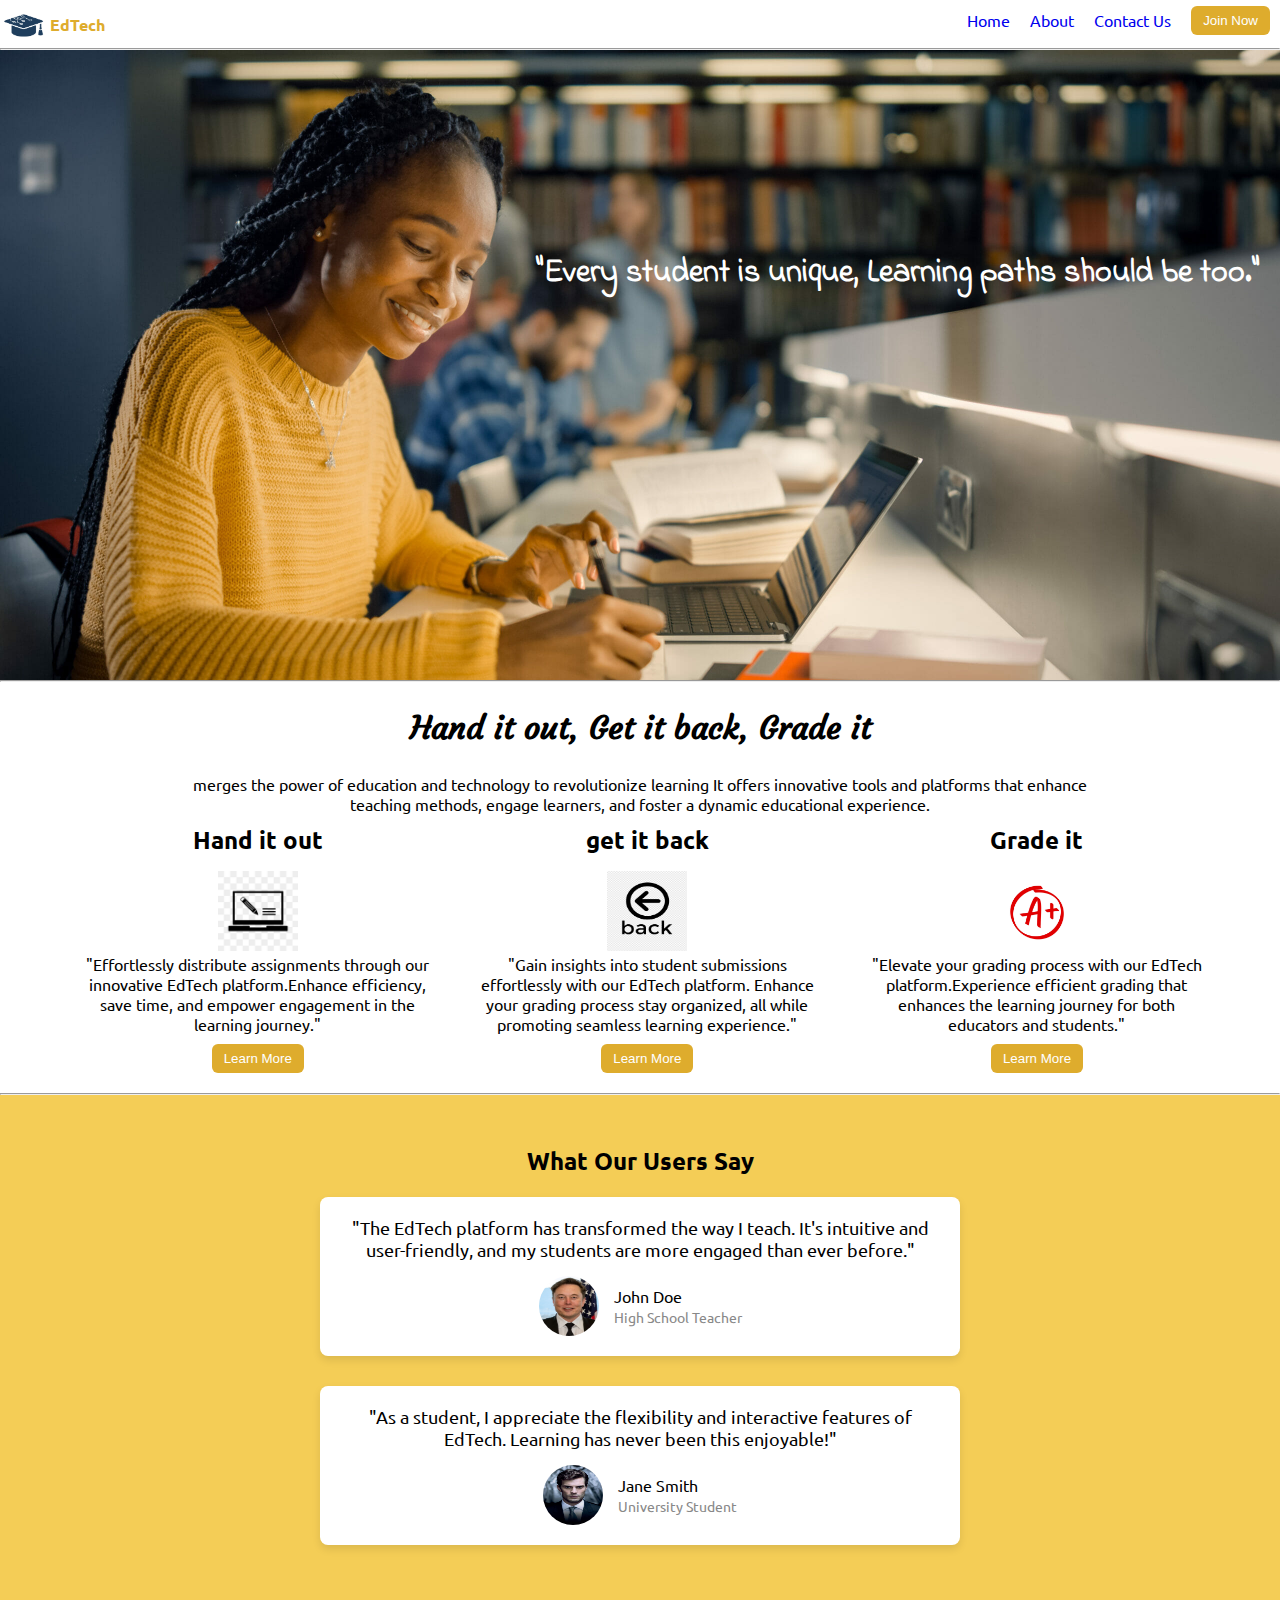
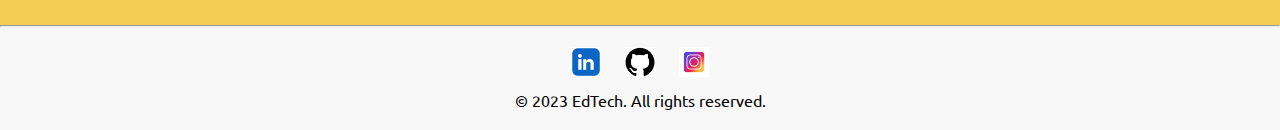
<file: Landing_page/index.html>
<!DOCTYPE html>
<html lang="en">
<head>
    <meta charset="UTF-8">
    <meta name="viewport" content="width=device-width, initial-scale=1.0">
    <link rel="stylesheet" href="style.css">
    <link rel="stylesheet" href="utils.css">
</head>
<body>
    <div class="container mx-auto">
        <header>
            <nav class="flex justify-between">
                <div class="logo-container">
                    <img class="logo" src="image/logo.jpg" alt="Logo">
                    <div class="font-bold text-blue">EdTech</div>
                </div>
                <ul class="navbar flex items-center">
                    <li><a href="index.html">Home</a></li>
                    <li><a href="about.html">About</a></li>
                    <li><a href="https://www.linkedin.com/in/vanshika-maithani-86028024b">Contact Us</a></li>
                    <li>
                        <a href="login.html">
                            <button class="btn" >Join Now</button>
                        </a>
                        
                    </li>
                </ul>
            </nav>
            <hr>

        </header>

        <main class="min-h-screen">
            <section class="section1">
                      <div class="quote">
                        <p> 
                            <strong>"Every student is unique, Learning paths should be too."</strong>
                        </p>
                      </div>                                  
            </section>
            <hr>

            <section class="section2">
            <h1 class="my2">Hand it out, Get it back, Grade it </h1>
            <p>
            merges the power of education and technology to revolutionize learning  It offers innovative tools and platforms that enhance teaching methods, engage learners, and foster a dynamic educational experience.
            </p>
            <div class="boxes flex">
                <div class="box">
                    <h2 class="card">Hand it out</h2>
                    <img src="image/handit.jpg" alt="Logo1" style="width: 80px; height:80px;"> 
                    <br>
                    <ul>
                    <li>
                    "Effortlessly distribute assignments through our innovative EdTech platform.Enhance efficiency, save time, 
                    and empower engagement in the learning journey."
                    </li>
                    <li>
                        <a href=""><button class="btn">Learn More</button></a>                   
                    </li>
                    </ul>
                </div>
                <div class="box">
                    <h2 class="card">get it back</h2>
                    <img src="image/back.png" alt="Logo1" style="width: 80px; height:80px;"> 
                    <br>
                    <ul>
                    <li>
                    "Gain insights into student submissions effortlessly with our EdTech platform. 
                    Enhance your grading process stay organized, all while promoting seamless learning experience."
                    </li>
                    <li><a href=""><button class="btn">Learn More</button></a></li>
                    </ul>
                </div>
                <div class="box">
                    <h2 class="card">Grade it</h2>
                    <img src="image/grade.jpg" alt="Logo1" style="width: 80px; height:80px;">
                    <br>
                    <ul>
                        <li>
                            "Elevate your grading process with our EdTech platform.Experience efficient grading that enhances the learning journey for both educators and students."
                        </li>
                         <li><a href=""><button class="btn">Learn More</button></a></li>
                    </ul>
                   
                </div>

            </div>
            </section>
            <hr>
            <section class="testimonials">
                <h2>What Our Users Say</h2>
                <br>
                <div class="testimonial">
                    <div class="testimonial-content">
                        <p>"The EdTech platform has transformed the way I teach. It's intuitive and user-friendly, and my students are more engaged than ever before."</p>
                    </div>
                    <div class="testimonial-author">
                        <img src="image/elon.jpg" alt="User 1">
                        <p>John Doe<br><span>High School Teacher</span></p>
                    </div>
                </div>
                <div class="testimonial">
                    <div class="testimonial-content">
                        <p>"As a student, I appreciate the flexibility and interactive features of EdTech. Learning has never been this enjoyable!"</p>
                    </div>
                    <div class="testimonial-author">
                        <img src="image/grey.jpg" alt="User 2">
                        <p>Jane Smith<br><span>University Student</span></p>
                    </div>
                </div>
            </section>
            
            <hr>

        </main>

            <footer class="footer">
                <div class="social-media">
                    <a href="https://www.linkedin.com/in/vanshika-maithani-86028024b"><img src="image/linkedin.png" alt="linkedin"></a>
                    <a href="https://github.com/VanshikaMaithani"><img src="image/git1.png" alt="github"></a>
                    <a href="https://www.instagram.com/_.van_mat._/"><img src="image/insta.jpeg" alt="instagram"></a>
                </div>
                <p>&copy; 2023 EdTech. All rights reserved.</p>
        </footer>  
    </div>    

</body>
</html>
</file>
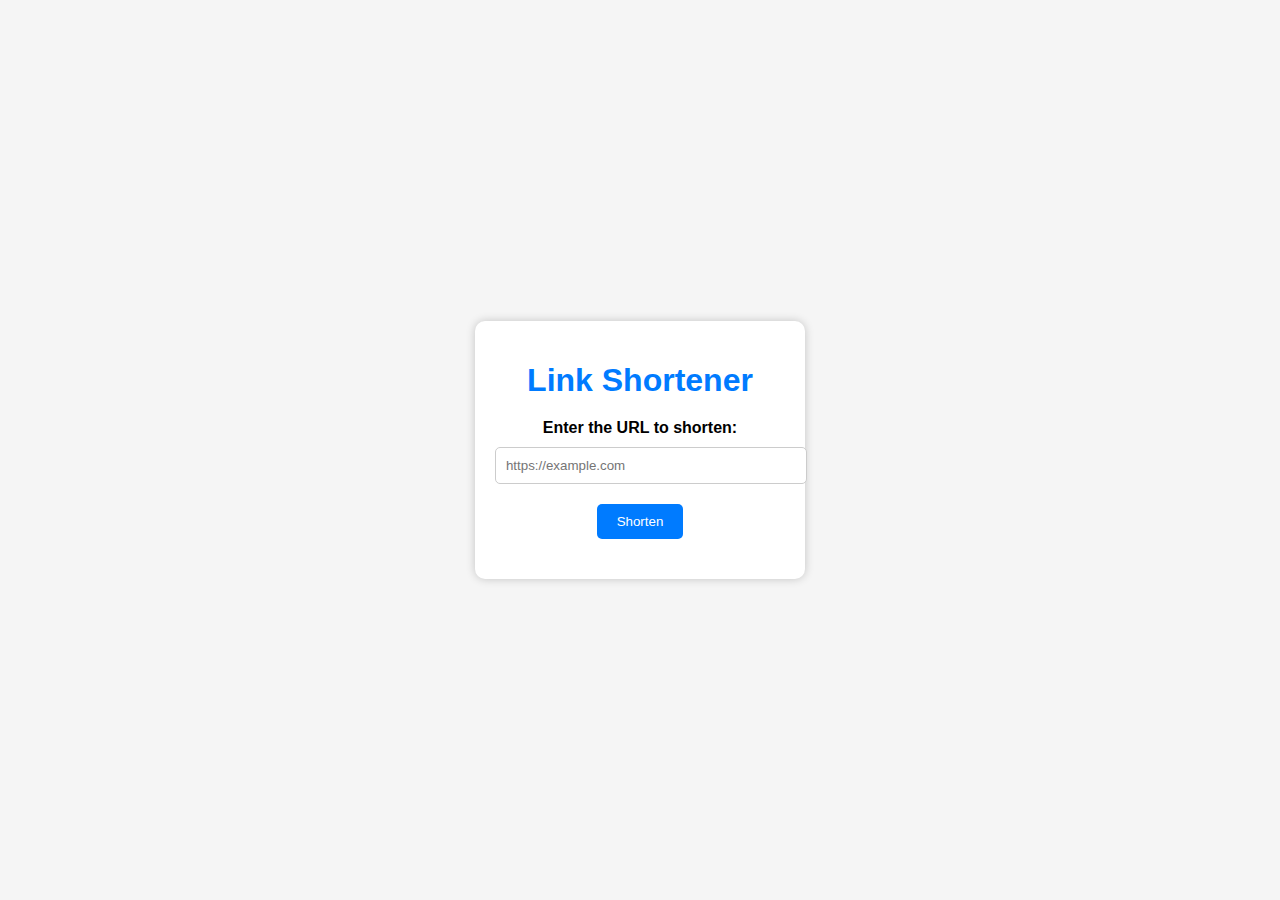
<file: Link_Shortener/index.html>
<!DOCTYPE html>
<html lang="en">
<head>
    <meta charset="UTF-8">
    <meta name="viewport" content="width=device-width, initial-scale=1.0">
    <title>Link Shortener</title>
    <link rel="stylesheet" href="style.css"> 
    <!-- ... (head section from the previous example) ... -->
</head>
<body>
    <div class="container">
        <h1>Link Shortener</h1>
        <label for="original-link">Enter the URL to shorten:</label>
        <input type="text" id="original-link" placeholder="https://example.com">
        <button onclick="shortenLink()">Shorten</button>
        <div id="shortened-link"></div>
    </div>

    <script>
        function shortenLink() {
            const originalLink = document.getElementById("original-link").value;

            // Simulate shortening logic (in a real app, you'd use a server to generate the short link)
            const shortLink = "https://short.link/" + Math.random().toString(36).substring(7);

            const shortenedLinkElement = document.getElementById("shortened-link");
            shortenedLinkElement.innerHTML = `
                <p>Your shortened link:</p>
                <a href="${shortLink}" target="_blank">${shortLink}</a>
            `;
        }
        
        // Simulate redirection to the original link when clicking the shortened link
        document.getElementById("shortened-link").addEventListener("click", function (e) {
            e.preventDefault(); // Prevent the default link behavior
            const originalLink = document.getElementById("original-link").value;
            window.location.href = originalLink; // Redirect to the original link
        });
    </script>
</body>
</html>
</file>
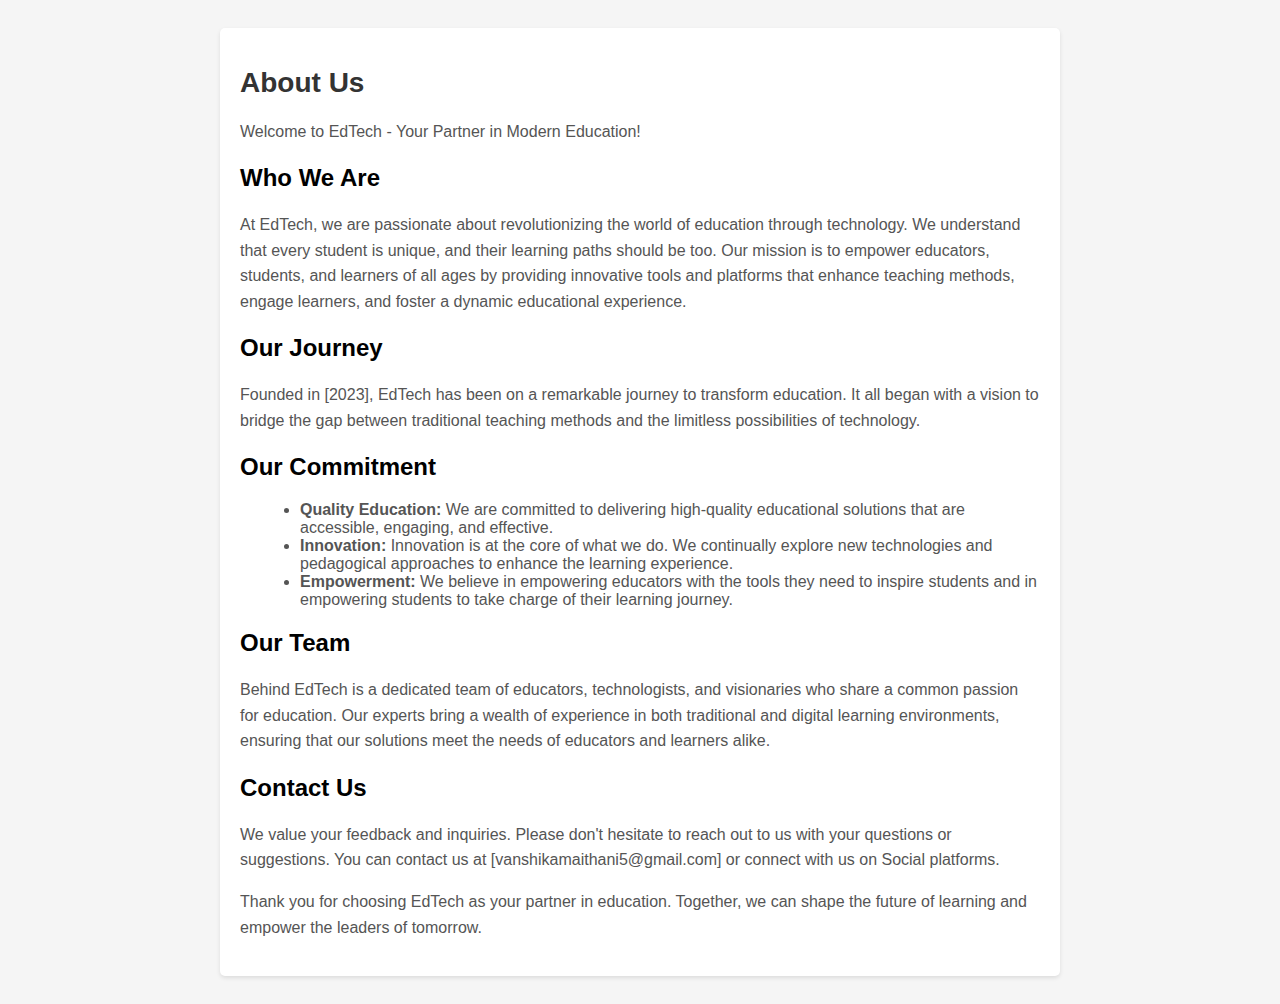
<file: Landing_page/about.html>
<!DOCTYPE html>
<html lang="en">
<head>
    <meta charset="UTF-8">
    <meta name="viewport" content="width=device-width, initial-scale=1.0">
    <title>About Us</title>
    <link rel="stylesheet" href="aboutstyle.css">
</head>
<body>
    <div class="container">
        <h1>About Us</h1>
        <p>Welcome to EdTech - Your Partner in Modern Education!</p>

        <h2>Who We Are</h2>
        <p>
            At EdTech, we are passionate about revolutionizing the world of education through technology. We understand that every student is unique, and their learning paths should be too. Our mission is to empower educators, students, and learners of all ages by providing innovative tools and platforms that enhance teaching methods, engage learners, and foster a dynamic educational experience.
        </p>

        <h2>Our Journey</h2>
        <p>
            Founded in [2023], EdTech has been on a remarkable journey to transform education. It all began with a vision to bridge the gap between traditional teaching methods and the limitless possibilities of technology. 

        <h2>Our Commitment</h2>
        <ul>
            <li><strong>Quality Education:</strong> We are committed to delivering high-quality educational solutions that are accessible, engaging, and effective.</li>
            <li><strong>Innovation:</strong> Innovation is at the core of what we do. We continually explore new technologies and pedagogical approaches to enhance the learning experience.</li>
            <li><strong>Empowerment:</strong> We believe in empowering educators with the tools they need to inspire students and in empowering students to take charge of their learning journey.</li>
        </ul>

        <h2>Our Team</h2>
        <p>
            Behind EdTech is a dedicated team of educators, technologists, and visionaries who share a common passion for education. Our experts bring a wealth of experience in both traditional and digital learning environments, ensuring that our solutions meet the needs of educators and learners alike.
        </p>

        <h2>Contact Us</h2>
        <p>We value your feedback and inquiries. Please don't hesitate to reach out to us with your questions or suggestions. You can contact us at [vanshikamaithani5@gmail.com] or connect with us on Social platforms.</p>

        <p>Thank you for choosing EdTech as your partner in education. Together, we can shape the future of learning and empower the leaders of tomorrow.</p>
    </div>

</body>
</html>
</file>
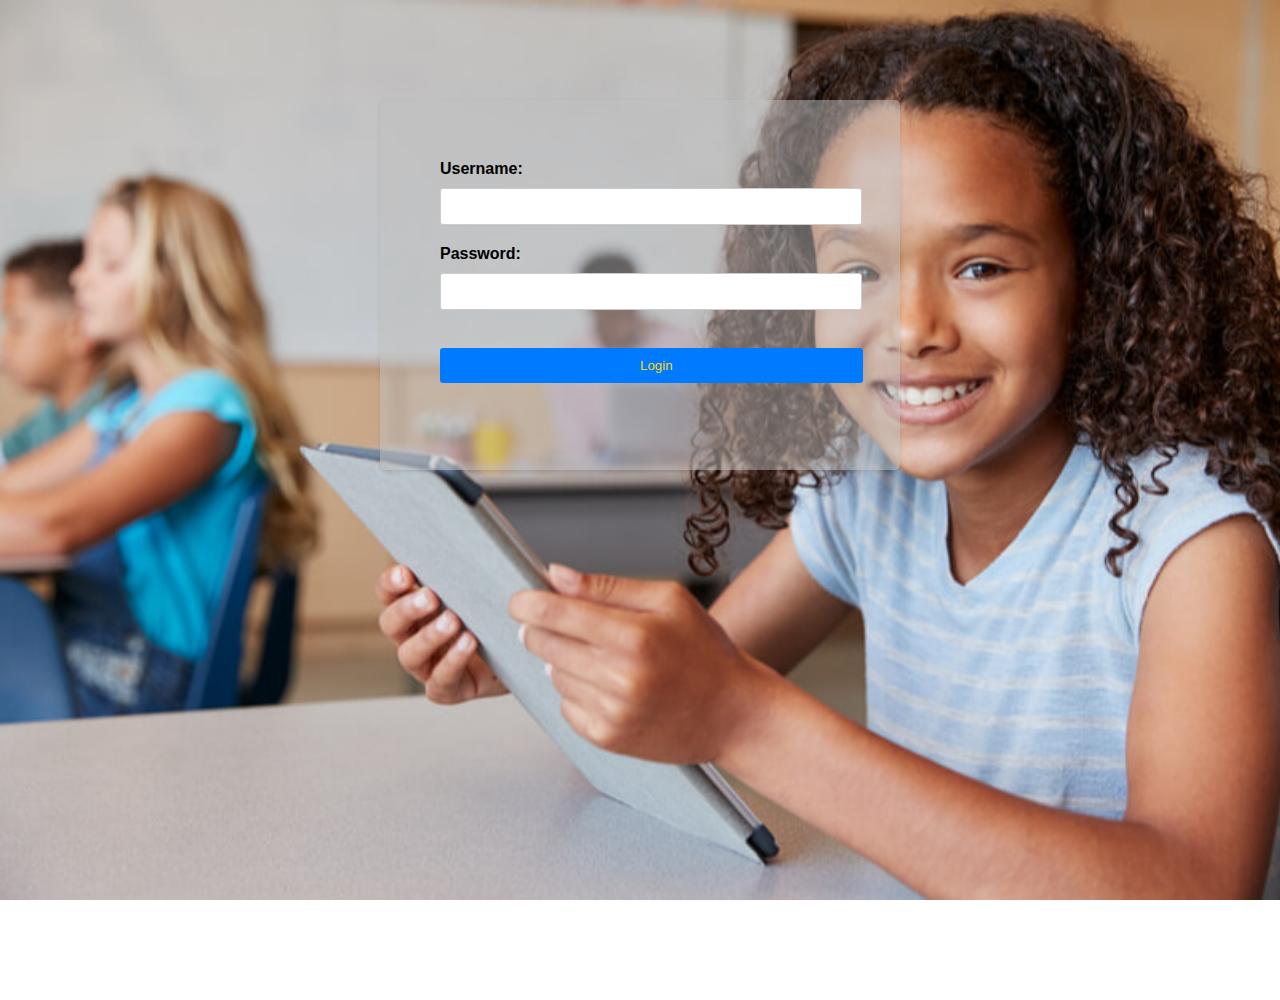
<file: Landing_page/login.html>
<!DOCTYPE html>
<html lang="en">
<head>
    <meta charset="UTF-8">
    <meta name="viewport" content="width=device-width, initial-scale=1.0">
    <title>Login</title>
    <link rel="stylesheet" href="stylelog.css">
</head>
<body>
    <form action="/login" method="POST">
        <!-- Your login form fields here -->
        <label for="username" class="label-white">Username:</label>
        <input type="text" id="username" name="username" required>
        <br>
        <label for="password" class="label-white">Password:</label>
        <input type="password" id="password" name="password" required>
        <br>
        <br>
        <button type="submit">Login</button>
    </form>

    
</body>
</html>
</file>
<file: Landing_page/style.css>
@import url('https://fonts.googleapis.com/css2?family=Ubuntu:wght@300&display=swap');
@import url('https://fonts.googleapis.com/css2?family=Indie+Flower&family=Ubuntu:wght@300&display=swap');
@import url('https://fonts.googleapis.com/css2?family=Courgette&family=Indie+Flower&family=Ubuntu:wght@300&display=swap');
*{
    margin: 0;
    padding: 0;
}

.container{
    max-width: 100vw;
    font-family: 'Ubuntu',sans-serif;
}

.navbar{
    display: flex;
    height: 40px;   
}

.navbar li{
    list-style: none;
    margin: 0 10px;
}

.topleft {
    display: flex;
   flex-direction: column;
    align-items: flex-end;
    justify-content: center;
    padding: 60px;
    text-align: right;
  }

.topright{
width:50%;
height: 50vh;
}

.section1 {
    justify-content: center;
    align-items: center;
    height: 70vh; 
    background-image: url('image/studying.jpeg');
    background-size: cover;    
  }

.logo-container {
    display: flex;
    align-items: center;
}

.logo {
    max-width: 50px;
    height: auto;
    
}

.quote{
   font-size: xx-large;
    text-align: right;
    padding-left: 500px;
    padding-right: 20px;
    padding-top: 200px;
    font-family: 'Indie Flower', sans-serif; 
    color: white;   
}

.section2{
    padding-left: 63px;
    padding-right: 63px;
}
.section2 h1{
    font-size: 2rem;
}

.section2 p{
    padding: 0 8vw;
    text-align: center;
}

.section3{
    padding-left: 63px;
    padding-right: 63px;
}
.box{
    margin: 10px 22px;
    min-width: 27vw;
    text-align: center;
}

.box ul{
    list-style-type: none;

}

.box li{
    margin-bottom: 10px;
}

.card{
    padding-bottom: 15px;
}

.logo1{
    max-width: 50px;
    height: auto;
    
}

a {
    text-decoration: none;
}

.footer {
    background-color: #f8f8f8;
    padding: 20px 0;
    text-align: center;
}

.footer .social-media {
    margin-bottom: 10px;
}

.footer .social-media img {
    width: 30px;
    margin: 0 10px;
}

.footer-text {
    font-size: 14px;
    color: #777;
    margin-top: 10px;
}

.testimonials {
    padding: 50px 0;
    text-align: center;
    background-color: rgba(244, 203, 80, 0.966);
}

.testimonial {
    max-width: 600px;
    margin: 0 auto 30px;
    background-color: #fff;
    box-shadow: 0px 4px 8px rgba(0, 0, 0, 0.1);
    padding: 20px;
    border-radius: 8px;
}

.testimonial-content {
    font-size: 18px;
    margin-bottom: 15px;
}

.testimonial-author {
    display: flex;
    align-items: center;
    justify-content: center;
}

.testimonial-author img {
    width: 60px;
    height: 60px;
    border-radius: 50%;
    margin-right: 15px;
}

.testimonial-author p {
    font-size: 16px;
    text-align: left;
}

.testimonial-author span {
    font-size: 14px;
    color: #888;
}

.modal {
    display: none;
    position: fixed;
    top: 0;
    left: 0;
    width: 100%;
    height: 100%;
    background-color: rgba(0, 0, 0, 0.7);
    z-index: 1;
    justify-content: center;
    align-items: center;
}

/* Style the modal content */
.modal-content {
    background-color: #fff;
    padding: 20px;
    border-radius: 5px;
    box-shadow: 0 2px 4px rgba(0, 0, 0, 0.1);
    text-align: center;
}

/* Style the buttons inside the modal */
.modal-content button {
    margin: 10px;
    padding: 10px 20px;
    border: none;
    cursor: pointer;
}
</file>
<file: Landing_page/utils.css>
.min-h-screen{
    min-height: 100vh;
}

.mx-auto{
    margin-left: auto;
    margin-right: auto;
}

.flex{
    display: flex;
}

.items-center{
    align-items: center;
}

.justify-between{
    justify-content: space-between;
}

.justify-center{
    justify-content: center;
}
.flex-col{
    flex-direction: column;
}

.font-bold{
    font-weight: 900;
}

.my1{
    margin-top: 13px;
    margin-bottom: 13px;
}

.my2{
    margin-top: 26px;
    margin-bottom: 26px;
    text-align: center;
    font-family: 'Courgette',sans-serif;
}

.px2{
    padding-left:3px;
    padding-right: 3px;
}

.text-blue{
    color: rgb(222, 172, 45);
}

.btn{
    padding: 7px 12px;
    border: 2px;
    border-radius: 6px;
    cursor: pointer;
    color:white;
    background-color: rgb(222, 172, 45);
}
</file>
<file: Link_Shortener/style.css>
/* styles.css */

body {
    font-family: Arial, sans-serif;
    background-color: #f5f5f5;
    margin: 0;
    padding: 0;
    display: flex;
    justify-content: center;
    align-items: center;
    height: 100vh;
}

.container {
    max-width: 400px;
    margin: 0 auto;
    padding: 20px;
    background-color: #fff;
    border-radius: 10px;
    box-shadow: 0 0 10px rgba(0, 0, 0, 0.2);
    text-align: center;
}

h1 {
    color: #007bff;
    margin-bottom: 20px;
}

label {
    display: block;
    margin-bottom: 10px;
    font-weight: bold;
}

input[type="text"] {
    width: 100%;
    padding: 10px;
    margin-bottom: 20px;
    border: 1px solid #ccc;
    border-radius: 5px;
}

button {
    background-color: #007bff;
    color: #fff;
    border: none;
    border-radius: 5px;
    padding: 10px 20px;
    cursor: pointer;
}

button:hover {
    background-color: #0056b3;
}

#shortened-link {
    margin-top: 20px;
    font-weight: bold;
}

a {
    color: #007bff;
    text-decoration: none;
}

a:hover {
    text-decoration: underline;
}
</file>
<file: Landing_page/aboutstyle.css>
body {
    font-family: Arial, sans-serif;
    background-color: #f5f5f5;
    padding: 20px;
}

.container {
    max-width: 800px;
    margin: 0 auto;
    background-color: #fff;
    padding: 20px;
    border-radius: 5px;
    box-shadow: 0 2px 4px rgba(0, 0, 0, 0.1);
}

h1 {
    color: #333;
    font-size: 28px;
    margin-bottom: 20px;
}

p {
    color: #555;
    font-size: 16px;
    line-height: 1.6;
}

ul {
    list-style: disc;
    margin-left: 20px;
    color: #555;
}
</file>
<file: Landing_page/stylelog.css>
/* ... Previous CSS styles ... */

/* Style the login form */
body {
    margin: 0;
    padding: 0;
    font-family: Arial, sans-serif;
}

/* Style the login container */
body {
    background-image: url('image/loginpage.jpg'); 
    background-size: cover; 
    background-repeat: no-repeat; 
    background-attachment: fixed;
    height: 100vh;
}

h1 {
    text-align: center;
    margin-bottom: 20px;
}

form {
    background-color: rgba(192, 192, 192, 0.5);
    padding: 60px;
    border-radius: 5px;
    box-shadow: 0 2px 4px rgba(0, 0, 0, 0.1);
    max-width: 400px; /* Added to limit the width of the form */
    margin:100px auto 0 auto;; 
    height: 250px; 
}

label {
    display: block;
    margin-bottom: 10px;
    font-weight: bold;
}

input[type="text"],
input[type="password"] {
    width: 100%; /* Make the inputs expand to 100% of the parent container */
    padding: 10px;
    margin-bottom: 20px;
    border: 1px solid #ccc;
    border-radius: 3px;
    color: black; 
}

button {
    background-color: #007BFF;
    color: gold;
    border: none;
    padding: 10px 20px;
    padding-left: 200px;
    padding-right: 190px;
    border-radius: 3px;
    cursor: pointer;
}

button:hover {
    background-color: #0056b3;
}

.label-white {
    color: black /* Set the desired label text color */
}

.toggle-password {
    cursor: pointer;
    color: blue;
    text-decoration: underline;
    margin-left: 5px; /* Adjust as needed */
}
</file>
